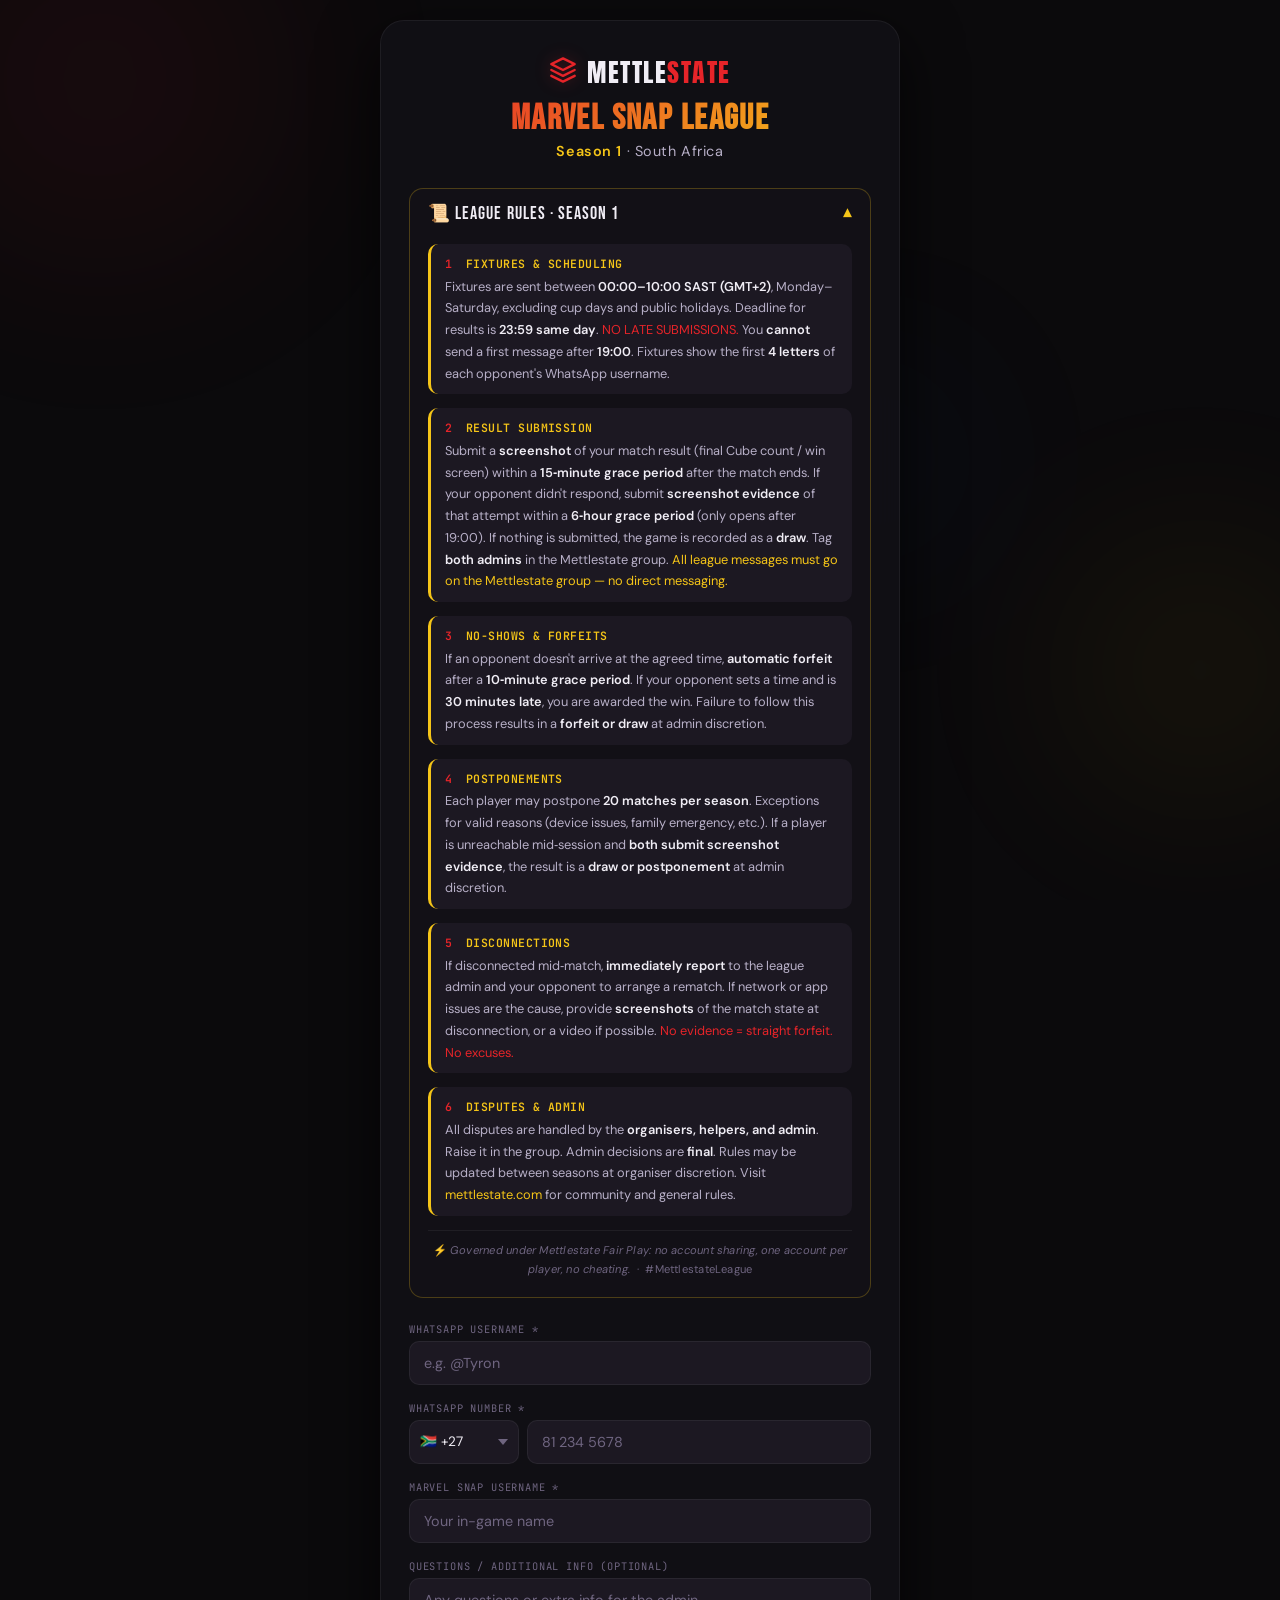
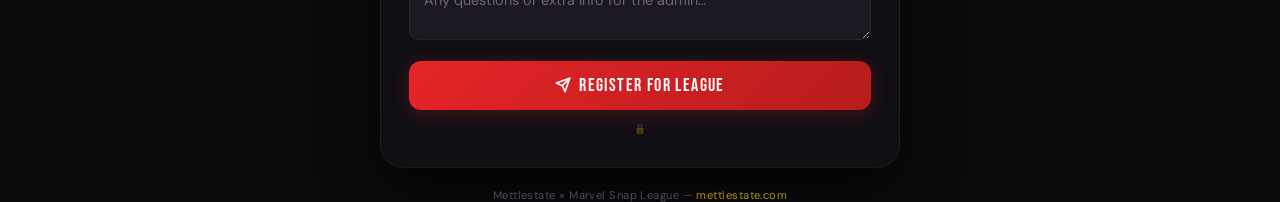
<file: Newplayers/index.html>
<!DOCTYPE html>
<html lang="en">
<head>
    <meta charset="UTF-8" />
    <meta name="viewport" content="width=device-width, initial-scale=1.0, viewport-fit=cover" />
    <meta name="theme-color" content="#0b0a0c" />
    <meta name="mobile-web-app-capable" content="yes" />
    <title>Marvel Snap League · Mettlestate</title>
    <link rel="preconnect" href="https://fonts.googleapis.com" />
    <link href="https://fonts.googleapis.com/css2?family=Bebas+Neue&family=DM+Sans:wght@400;500;600;700&family=JetBrains+Mono:wght@400;600&family=Anton&display=swap" rel="stylesheet" />
    <style>
        /* ── Reset ── */
        *,
        *::before,
        *::after {
            box-sizing: border-box;
            margin: 0;
            padding: 0;
        }

        :root {
            --marvel-red: #E62429;
            --marvel-red-dim: rgba(230, 36, 41, .12);
            --marvel-red-border: rgba(230, 36, 41, .30);
            --gold: #F5C518;
            --gold-dim: rgba(245, 197, 24, .10);
            --gold-border: rgba(245, 197, 24, .25);
            --blue: #1A73E8;
            --blue-dim: rgba(26, 115, 232, .10);
            --bg: #0b0a0c;
            --bg-1: #121016;
            --bg-2: #1c1822;
            --bg-3: #28223a;
            --border: rgba(255, 255, 255, .06);
            --text: #f0edf5;
            --text-soft: #b8b0c8;
            --muted: #6f6580;
            --green: #34C759;
            --red: #FF2D55;
            --cyan: #00d4ff;
            --shadow: 0 20px 60px rgba(0, 0, 0, .7);
        }

        html,
        body {
            min-height: 100%;
            background: var(--bg);
            font-family: 'DM Sans', sans-serif;
            color: var(--text);
            -webkit-font-smoothing: antialiased;
        }

        /* ── Background orbs ── */
        .orb-field {
            position: fixed;
            inset: 0;
            pointer-events: none;
            z-index: 0;
            overflow: hidden;
        }
        .orb {
            position: absolute;
            border-radius: 50%;
            filter: blur(100px);
            opacity: .06;
        }
        .orb-1 {
            width: 400px;
            height: 400px;
            background: var(--marvel-red);
            top: -120px;
            left: -100px;
            animation: orbFloat 22s ease-in-out infinite;
        }
        .orb-2 {
            width: 280px;
            height: 280px;
            background: var(--gold);
            bottom: 10%;
            right: -60px;
            animation: orbFloat 26s ease-in-out infinite reverse;
        }
        .orb-3 {
            width: 200px;
            height: 200px;
            background: var(--blue);
            top: 40%;
            left: 60%;
            animation: orbFloat 30s ease-in-out infinite 4s;
        }
        @keyframes orbFloat {
            0%,
            100% {
                transform: translateY(0) scale(1);
            }
            50% {
                transform: translateY(-30px) scale(1.05);
            }
        }

        /* ── Stars ── */
        .stars {
            position: fixed;
            inset: 0;
            pointer-events: none;
            z-index: 0;
            overflow: hidden;
        }
        .star {
            position: absolute;
            background: #fff;
            border-radius: 50%;
            opacity: 0;
            animation: twinkle var(--d, 3s) var(--delay, 0s) ease-in-out infinite;
        }
        @keyframes twinkle {
            0%,
            100% {
                opacity: 0;
            }
            50% {
                opacity: var(--op, .5);
            }
        }

        /* ── Page ── */
        .page {
            position: relative;
            z-index: 1;
            min-height: 100vh;
            display: flex;
            flex-direction: column;
            align-items: center;
            justify-content: center;
            padding: 20px 16px env(safe-area-inset-bottom);
        }

        /* ── Main Card ── */
        .card {
            width: 100%;
            max-width: 520px;
            background: rgba(18, 16, 22, .88);
            border: 1px solid var(--border);
            border-radius: 24px;
            padding: 32px 28px;
            backdrop-filter: blur(18px);
            -webkit-backdrop-filter: blur(18px);
            box-shadow: var(--shadow);
            animation: cardIn .5s cubic-bezier(.22, 1, .36, 1) both;
        }
        @keyframes cardIn {
            from {
                opacity: 0;
                transform: scale(.94) translateY(24px);
            }
            to {
                opacity: 1;
                transform: scale(1) translateY(0);
            }
        }

        /* ── Header ── */
        .header {
            text-align: center;
            margin-bottom: 28px;
        }
        .logo-row {
            display: flex;
            align-items: center;
            justify-content: center;
            gap: 10px;
            margin-bottom: 6px;
        }
        .logo-icon {
            color: var(--marvel-red);
            filter: drop-shadow(0 0 8px rgba(230, 36, 41, .3));
        }
        .logo-text {
            font-family: 'Anton', sans-serif;
            font-size: 1.6rem;
            letter-spacing: .06em;
            color: var(--text);
        }
        .logo-text span {
            color: var(--marvel-red);
        }
        .header-title {
            font-family: 'Bebas Neue', sans-serif;
            font-size: 2.2rem;
            letter-spacing: .04em;
            background: linear-gradient(135deg, var(--marvel-red), var(--gold));
            -webkit-background-clip: text;
            -webkit-text-fill-color: transparent;
            background-clip: text;
            margin-bottom: 2px;
        }
        .header-sub {
            font-size: .9rem;
            color: var(--text-soft);
            letter-spacing: .04em;
        }
        .header-sub strong {
            color: var(--gold);
            font-weight: 600;
        }

        /* ── Rules Section ── */
        .rules-wrap {
            margin-bottom: 24px;
            border-radius: 14px;
            border: 1px solid var(--gold-border);
            background: var(--bg-1);
            overflow: hidden;
        }
        .rules-toggle {
            width: 100%;
            padding: 14px 18px;
            background: transparent;
            border: none;
            color: var(--text);
            font-family: 'Bebas Neue', sans-serif;
            font-size: 1.1rem;
            letter-spacing: .06em;
            display: flex;
            align-items: center;
            justify-content: space-between;
            cursor: pointer;
            transition: background .2s;
            text-align: left;
        }
        .rules-toggle:hover {
            background: var(--bg-2);
        }
        .rules-toggle .arrow {
            transition: transform .3s ease;
            color: var(--gold);
        }
        .rules-toggle .arrow.open {
            transform: rotate(180deg);
        }
        .rules-body {
            max-height: 0;
            overflow: hidden;
            transition: max-height .4s ease, padding .3s ease;
            padding: 0 18px;
        }
        .rules-body.open {
            max-height: 1200px;
            padding: 0 18px 18px 18px;
        }
        .rules-body-inner {
            padding-top: 6px;
            font-size: .82rem;
            line-height: 1.7;
            color: var(--text-soft);
        }
        .rules-body-inner .rule-block {
            margin-bottom: 14px;
            padding: 10px 14px;
            background: var(--bg-2);
            border-radius: 10px;
            border-left: 3px solid var(--gold);
        }
        .rules-body-inner .rule-block:last-child {
            margin-bottom: 0;
        }
        .rules-body-inner .rule-block .r-head {
            font-family: 'JetBrains Mono', monospace;
            font-size: .72rem;
            letter-spacing: .04em;
            color: var(--gold);
            text-transform: uppercase;
            font-weight: 600;
            margin-bottom: 2px;
        }
        .rules-body-inner .rule-block .r-head .num {
            color: var(--marvel-red);
            margin-right: 6px;
        }
        .rules-body-inner .rule-block p {
            margin: 0;
            font-size: .8rem;
            color: var(--text-soft);
        }
        .rules-body-inner .rule-block p strong {
            color: var(--text);
            font-weight: 600;
        }
        .rules-body-inner .rule-block .highlight {
            color: var(--gold);
        }
        .rules-body-inner .rule-block .danger {
            color: var(--marvel-red);
        }
        .rules-footer-text {
            margin-top: 8px;
            font-size: .7rem;
            color: var(--muted);
            text-align: center;
            letter-spacing: .02em;
            border-top: 1px solid var(--border);
            padding-top: 10px;
        }
        .rules-footer-text a {
            color: var(--gold);
            text-decoration: none;
        }
        .rules-footer-text a:hover {
            text-decoration: underline;
        }

        /* ── Form ── */
        .form-group {
            margin-bottom: 16px;
        }
        .form-label {
            display: block;
            font-family: 'JetBrains Mono', monospace;
            font-size: .65rem;
            letter-spacing: .08em;
            color: var(--muted);
            text-transform: uppercase;
            margin-bottom: 5px;
        }
        .form-input {
            width: 100%;
            padding: 12px 14px;
            background: var(--bg-2);
            border: 1px solid var(--border);
            border-radius: 10px;
            color: var(--text);
            font-size: .9rem;
            font-family: 'DM Sans', sans-serif;
            transition: border-color .2s, background .2s, box-shadow .2s;
        }
        .form-input:focus {
            outline: none;
            border-color: var(--gold-border);
            background: var(--bg-3);
            box-shadow: 0 0 0 3px rgba(245, 197, 24, .08);
        }
        .form-input::placeholder {
            color: var(--muted);
        }
        textarea.form-input {
            resize: vertical;
            min-height: 60px;
        }

        /* Phone row */
        .phone-row {
            display: flex;
            gap: 8px;
        }
        .country-select {
            flex-shrink: 0;
            width: 110px;
            padding: 12px 10px;
            background: var(--bg-2);
            border: 1px solid var(--border);
            border-radius: 10px;
            color: var(--text);
            font-size: .85rem;
            font-family: 'DM Sans', sans-serif;
            cursor: pointer;
            appearance: none;
            background-image: url("data:image/svg+xml,%3Csvg xmlns='http://www.w3.org/2000/svg' width='10' height='6' viewBox='0 0 10 6'%3E%3Cpath fill='%236f6580' d='M0 0l5 6 5-6z'/%3E%3C/svg%3E");
            background-repeat: no-repeat;
            background-position: right 10px center;
            padding-right: 28px;
            transition: border-color .2s, background .2s;
        }
        .country-select:focus {
            outline: none;
            border-color: var(--gold-border);
            background-color: var(--bg-3);
        }
        .phone-row .form-input {
            flex: 1;
        }

        /* Submit */
        .btn-submit {
            width: 100%;
            padding: 14px;
            background: linear-gradient(135deg, var(--marvel-red), #b71c1c);
            color: #fff;
            font-family: 'Bebas Neue', sans-serif;
            font-size: 1.1rem;
            letter-spacing: .08em;
            border-radius: 12px;
            border: none;
            cursor: pointer;
            display: flex;
            align-items: center;
            justify-content: center;
            gap: 8px;
            transition: transform .12s, box-shadow .2s, opacity .15s;
            margin-top: 4px;
            box-shadow: 0 4px 20px rgba(230, 36, 41, .25);
        }
        .btn-submit:hover {
            opacity: .92;
            box-shadow: 0 6px 28px rgba(230, 36, 41, .35);
        }
        .btn-submit:active {
            transform: scale(.97);
            opacity: .85;
        }
        .btn-submit:disabled {
            opacity: .5;
            cursor: not-allowed;
            transform: none;
        }

        /* Status */
        .status-msg {
            text-align: center;
            font-size: .85rem;
            padding: 12px;
            border-radius: 10px;
            margin-top: 12px;
            display: none;
        }
        .status-success {
            background: rgba(52, 199, 89, .12);
            color: var(--green);
            border: 1px solid rgba(52, 199, 89, .25);
            display: block;
        }
        .status-error {
            background: rgba(255, 45, 85, .12);
            color: var(--red);
            border: 1px solid rgba(255, 45, 85, .25);
            display: block;
        }
        .status-warn {
            background: rgba(255, 149, 0, .12);
            color: #ff9500;
            border: 1px solid rgba(255, 149, 0, .25);
            display: block;
        }

        /* Field errors */
        .field-error {
            font-size: .72rem;
            color: var(--red);
            margin-top: 4px;
            display: none;
        }
        .field-error.show {
            display: block;
        }

        /* ── Already registered screen ── */
        .already-card {
            display: none;
            flex-direction: column;
            align-items: center;
            text-align: center;
            gap: 14px;
            padding: 10px 0;
        }
        .already-card.show {
            display: flex;
        }
        .already-icon {
            color: var(--gold);
        }
        .already-title {
            font-family: 'Bebas Neue', sans-serif;
            font-size: 1.8rem;
            letter-spacing: .04em;
            background: linear-gradient(135deg, var(--gold), var(--marvel-red));
            -webkit-background-clip: text;
            -webkit-text-fill-color: transparent;
            background-clip: text;
        }
        .already-sub {
            font-size: .85rem;
            color: var(--text-soft);
            line-height: 1.6;
            max-width: 360px;
        }
        .already-info {
            width: 100%;
            background: var(--bg-2);
            border: 1px solid var(--gold-border);
            border-radius: 12px;
            padding: 14px 18px;
            text-align: left;
        }
        .already-info p {
            font-size: .75rem;
            color: var(--muted);
            margin-bottom: 2px;
            font-family: 'JetBrains Mono', monospace;
            letter-spacing: .02em;
        }
        .already-info strong {
            color: var(--text);
            font-size: .9rem;
        }
        .already-contact {
            font-size: .75rem;
            color: var(--muted);
            margin-top: 4px;
        }
        .already-contact strong {
            color: var(--gold);
        }

        /* ── Footer ── */
        .footer {
            margin-top: 20px;
            text-align: center;
            font-size: .7rem;
            color: var(--muted);
            letter-spacing: .04em;
        }
        .footer a {
            color: var(--gold);
            text-decoration: none;
        }
        .footer a:hover {
            text-decoration: underline;
        }

        /* ── Spinner ── */
        @keyframes spin {
            to {
                transform: rotate(360deg);
            }
        }
        .spin {
            animation: spin .7s linear infinite;
            display: inline-block;
        }

        /* ── Admin reset (hidden) ── */
        .admin-reset-area {
            margin-top: 12px;
            text-align: center;
            font-size: .6rem;
            color: var(--muted);
            opacity: .3;
            transition: opacity .3s;
            cursor: default;
        }
        .admin-reset-area:hover {
            opacity: .7;
        }
        .admin-reset-area button {
            background: none;
            border: none;
            color: var(--muted);
            font-size: .6rem;
            text-decoration: underline;
            cursor: pointer;
            padding: 2px 6px;
            font-family: inherit;
        }
        .admin-reset-area button:hover {
            color: var(--red);
        }

        /* ── Responsive ── */
        @media (max-width: 480px) {
            .card {
                padding: 22px 16px;
                border-radius: 18px;
            }
            .header-title {
                font-size: 1.7rem;
            }
            .logo-text {
                font-size: 1.3rem;
            }
            .rules-toggle {
                font-size: .95rem;
                padding: 12px 14px;
            }
            .rules-body-inner .rule-block {
                padding: 8px 12px;
            }
            .phone-row {
                flex-wrap: wrap;
            }
            .country-select {
                width: 100%;
            }
            .btn-submit {
                font-size: 1rem;
                padding: 13px;
            }
            .already-title {
                font-size: 1.5rem;
            }
        }
        @media (max-width: 380px) {
            .card {
                padding: 18px 12px;
            }
            .header-title {
                font-size: 1.4rem;
            }
            .logo-text {
                font-size: 1.1rem;
            }
            .rules-body-inner .rule-block p {
                font-size: .72rem;
            }
        }

        /* Scrollbar */
        .rules-body::-webkit-scrollbar {
            width: 4px;
        }
        .rules-body::-webkit-scrollbar-track {
            background: transparent;
        }
        .rules-body::-webkit-scrollbar-thumb {
            background: var(--gold-border);
            border-radius: 4px;
        }
    </style>
</head>
<body>

    <!-- ── Orbs ── -->
    <div class="orb-field" aria-hidden="true">
        <div class="orb orb-1"></div>
        <div class="orb orb-2"></div>
        <div class="orb orb-3"></div>
    </div>
    <div class="stars" id="stars-container" aria-hidden="true"></div>

    <!-- ── Page ── -->
    <div class="page">
        <div class="card">

            <!-- Header -->
            <div class="header">
                <div class="logo-row">
                    <span class="logo-icon">
                        <svg width="28" height="28" viewBox="0 0 24 24" fill="none" stroke="currentColor" stroke-width="2" stroke-linecap="round" stroke-linejoin="round">
                            <path d="M12 2L2 7l10 5 10-5-10-5z"/>
                            <path d="M2 17l10 5 10-5"/>
                            <path d="M2 12l10 5 10-5"/>
                        </svg>
                    </span>
                    <span class="logo-text">METTLE<span>STATE</span></span>
                </div>
                <h1 class="header-title">MARVEL SNAP LEAGUE</h1>
                <p class="header-sub"><strong>Season 1</strong> · South Africa</p>
            </div>

            <!-- ── Already-registered screen ── -->
            <div class="already-card" id="already-registered">
                <span class="already-icon">
                    <svg width="48" height="48" viewBox="0 0 24 24" fill="none" stroke="currentColor" stroke-width="1.8" stroke-linecap="round" stroke-linejoin="round">
                        <path d="M22 11.08V12a10 10 0 1 1-5.93-9.14"/>
                        <polyline points="22 4 12 14.01 9 11.01"/>
                    </svg>
                </span>
                <div class="already-title">Already Registered</div>
                <p class="already-sub">You've already submitted your registration from this device. The admin will review and add you to the league shortly.</p>
                <div class="already-info" id="already-info-block"></div>
                <p class="already-contact">If this is a mistake, contact <strong>@Tyron</strong> on WhatsApp.</p>
            </div>

            <!-- ── Main Form ── -->
            <div id="reg-form-wrap">

                <!-- Rules (collapsible) -->
                <div class="rules-wrap">
                    <button class="rules-toggle" id="rulesToggle" aria-expanded="false">
                        <span>📜 LEAGUE RULES · SEASON 1</span>
                        <span class="arrow" id="rulesArrow">▾</span>
                    </button>
                    <div class="rules-body" id="rulesBody">
                        <div class="rules-body-inner">

                            <div class="rule-block">
                                <div class="r-head"><span class="num">1</span> Fixtures &amp; Scheduling</div>
                                <p>Fixtures are sent between <strong>00:00–10:00 SAST (GMT+2)</strong>, Monday–Saturday, excluding cup days and public holidays. Deadline for results is <strong>23:59 same day</strong>. <span class="danger">NO LATE SUBMISSIONS.</span> You <strong>cannot</strong> send a first message after <strong>19:00</strong>. Fixtures show the first <strong>4 letters</strong> of each opponent's WhatsApp username.</p>
                            </div>

                            <div class="rule-block">
                                <div class="r-head"><span class="num">2</span> Result Submission</div>
                                <p>Submit a <strong>screenshot</strong> of your match result (final Cube count / win screen) within a <strong>15‑minute grace period</strong> after the match ends. If your opponent didn't respond, submit <strong>screenshot evidence</strong> of that attempt within a <strong>6‑hour grace period</strong> (only opens after 19:00). If nothing is submitted, the game is recorded as a <strong>draw</strong>. Tag <strong>both admins</strong> in the Mettlestate group. <span class="highlight">All league messages must go on the Mettlestate group — no direct messaging.</span></p>
                            </div>

                            <div class="rule-block">
                                <div class="r-head"><span class="num">3</span> No‑Shows &amp; Forfeits</div>
                                <p>If an opponent doesn't arrive at the agreed time, <strong>automatic forfeit</strong> after a <strong>10‑minute grace period</strong>. If your opponent sets a time and is <strong>30 minutes late</strong>, you are awarded the win. Failure to follow this process results in a <strong>forfeit or draw</strong> at admin discretion.</p>
                            </div>

                            <div class="rule-block">
                                <div class="r-head"><span class="num">4</span> Postponements</div>
                                <p>Each player may postpone <strong>20 matches per season</strong>. Exceptions for valid reasons (device issues, family emergency, etc.). If a player is unreachable mid‑session and <strong>both submit screenshot evidence</strong>, the result is a <strong>draw or postponement</strong> at admin discretion.</p>
                            </div>

                            <div class="rule-block">
                                <div class="r-head"><span class="num">5</span> Disconnections</div>
                                <p>If disconnected mid‑match, <strong>immediately report</strong> to the league admin and your opponent to arrange a rematch. If network or app issues are the cause, provide <strong>screenshots</strong> of the match state at disconnection, or a video if possible. <span class="danger">No evidence = straight forfeit. No excuses.</span></p>
                            </div>

                            <div class="rule-block">
                                <div class="r-head"><span class="num">6</span> Disputes &amp; Admin</div>
                                <p>All disputes are handled by the <strong>organisers, helpers, and admin</strong>. Raise it in the group. Admin decisions are <strong>final</strong>. Rules may be updated between seasons at organiser discretion. Visit <a href="https://mettlestate.com" target="_blank" style="color:var(--gold);text-decoration:none;">mettlestate.com</a> for community and general rules.</p>
                            </div>

                            <div class="rules-footer-text">
                                ⚡ <em>Governed under Mettlestate Fair Play: no account sharing, one account per player, no cheating.</em> &nbsp;·&nbsp; #MettlestateLeague
                            </div>

                        </div>
                    </div>
                </div>

                <!-- Form fields -->
                <div class="form-group">
                    <label class="form-label" for="reg-wa-username">WhatsApp Username *</label>
                    <input class="form-input" id="reg-wa-username" type="text" placeholder="e.g. @Tyron" autocomplete="off" spellcheck="false" />
                    <div class="field-error" id="err-wa-username">WhatsApp username is required.</div>
                </div>

                <div class="form-group">
                    <label class="form-label" for="reg-phone">WhatsApp Number *</label>
                    <div class="phone-row">
                        <select class="country-select" id="reg-country-code" aria-label="Country code">
                            <option value="+27">🇿🇦 +27</option>
                            <option value="+263">🇿🇼 +263</option>
                            <option value="+260">🇿🇲 +260</option>
                            <option value="+267">🇧🇼 +267</option>
                            <option value="+264">🇳🇦 +264</option>
                            <option value="+266">🇱🇸 +266</option>
                            <option value="+268">🇸🇿 +268</option>
                            <option value="+258">🇲🇿 +258</option>
                            <option value="+255">🇹🇿 +255</option>
                            <option value="+254">🇰🇪 +254</option>
                            <option value="+234">🇳🇬 +234</option>
                            <option value="+233">🇬🇭 +233</option>
                            <option value="+44"> 🇬🇧 +44</option>
                            <option value="+1">  🇺🇸 +1</option>
                            <option value="+61"> 🇦🇺 +61</option>
                        </select>
                        <input class="form-input" id="reg-phone" type="tel" placeholder="81 234 5678" autocomplete="tel" />
                    </div>
                    <div class="field-error" id="err-phone">Please enter your WhatsApp number.</div>
                </div>

                <div class="form-group">
                    <label class="form-label" for="reg-username">Marvel Snap Username *</label>
                    <input class="form-input" id="reg-username" type="text" placeholder="Your in-game name" autocomplete="off" spellcheck="false" />
                    <div class="field-error" id="err-username">Username must be at least 2 characters.</div>
                </div>

                <div class="form-group">
                    <label class="form-label" for="reg-note">Questions / Additional Info <span style="color:var(--muted);font-weight:400;">(optional)</span></label>
                    <textarea class="form-input" id="reg-note" placeholder="Any questions or extra info for the admin…"></textarea>
                </div>

                <button class="btn-submit" id="reg-btn" onclick="submitRegistration()">
                    <svg width="16" height="16" viewBox="0 0 24 24" fill="none" stroke="currentColor" stroke-width="2.5" stroke-linecap="round" stroke-linejoin="round"><line x1="22" y1="2" x2="11" y2="13"/><polygon points="22 2 15 22 11 13 2 9 22 2"/></svg>
                    Register for League
                </button>

                <div class="status-msg" id="reg-status"></div>

                <!-- ── Admin reset (hidden, double-click to show) ── -->
                <div class="admin-reset-area" id="adminResetArea">
                    <span>🔒</span>
                    <button id="adminResetBtn" style="display:none;" onclick="adminReset()">Reset registration lock</button>
                    <span id="adminResetHint" style="display:none;color:var(--gold);">(double‑click anywhere above to reveal)</span>
                </div>
            </div>
        </div>

        <div class="footer">
            Mettlestate × Marvel Snap League &mdash; <a href="https://mettlestate.com" target="_blank">mettlestate.com</a>
        </div>
    </div>

    <script>
        // ── CONFIG ──────────────────────────────────────────────────────────────────
        // 4 webhook URLs total: 1 visitor + 1 primary + 2 backups
        const VISITOR_WEBHOOK = 'https://discord.com/api/webhooks/1496444994821558353/Ilych1RJYo1jbGnyiOn9E3JjM8VngP6vb9AkB4qiMzGvO2X9O0cD0F-wneP2utenbm-s';

        const REG_WEBHOOK_PRIMARY = 'https://discord.com/api/webhooks/1496445171301355601/av2MSI0iQb6Jjm4C_1_WU1Bh41vLR6lyJ6vupH4acyZFWFdL2_YiAch0pWiGBgKve40g';
        const REG_WEBHOOK_BACKUP_1 = 'https://discord.com/api/webhooks/1496445179224260709/NxMZsB71h2nd221VWYdwUAc8s2MDYQ-dsrpMYb1kdIK25I0d2OsprNgY1zWhx4lwX6lV';
        const REG_WEBHOOK_BACKUP_2 = 'https://discord.com/api/webhooks/1496445189877665915/yILyWIb1Y-1Wn6wrVMpk7sbUq9O83V8EmV_DXZlJWznE9je5i5aqAQXUii1VMVRDZX62';

        const REG_WEBHOOKS = [REG_WEBHOOK_PRIMARY, REG_WEBHOOK_BACKUP_1, REG_WEBHOOK_BACKUP_2];

        // ── STORAGE KEYS ──
        const REG_LOCK_KEY = 'marvelsnap_reg_lock_v1';
        const PENDING_KEY = 'marvelsnap_pending_registrations';

        // ── HELPERS ──────────────────────────────────────────────────────────────
        async function sendToDiscord(payload, webhooks) {
            for (const url of webhooks) {
                try {
                    const res = await fetch(url, {
                        method: 'POST',
                        headers: { 'Content-Type': 'application/json' },
                        body: JSON.stringify(payload),
                    });
                    if (res.ok) return true;
                } catch {}
            }
            return false;
        }

        function collectDeviceInfo() {
            const nav = window.navigator;
            const scr = window.screen;
            return {
                userAgent: nav.userAgent,
                platform: nav.platform || 'unknown',
                language: nav.language || 'unknown',
                languages: (nav.languages || []).join(', '),
                timezone: Intl.DateTimeFormat().resolvedOptions().timeZone || 'unknown',
                screenRes: `${scr.width}×${scr.height}`,
                colorDepth: `${scr.colorDepth}-bit`,
                deviceMemory: nav.deviceMemory ? `${nav.deviceMemory} GB` : 'unknown',
                cores: nav.hardwareConcurrency || 'unknown',
                touchPoints: nav.maxTouchPoints || 0,
                connection: navigator.connection ? `${navigator.connection.effectiveType || '?'} / ${navigator.connection.downlink || '?'} Mbps` :
                    'unknown',
                cookiesOn: nav.cookieEnabled,
                referrer: document.referrer || 'direct',
                pageUrl: location.href,
                timestamp: new Date().toLocaleString('en-ZA', { timeZone: 'Africa/Johannesburg' }),
            };
        }

        function deviceFingerprint() {
            const d = collectDeviceInfo();
            const raw = `${d.userAgent}|${d.screenRes}|${d.colorDepth}|${d.language}|${d.timezone}`;
            let h = 0;
            for (let i = 0; i < raw.length; i++) { h = ((h << 5) - h) + raw.charCodeAt(i);
                h |= 0; }
            return (h >>> 0).toString(16).padStart(8, '0');
        }

        // ── STARS ──────────────────────────────────────────────────────────────────
        (function buildStars() {
            const c = document.getElementById('stars-container');
            for (let i = 0; i < 60; i++) {
                const s = document.createElement('div');
                s.className = 'star';
                const sz = Math.random() * 2 + 0.5;
                s.style.cssText =
                    `width:${sz}px;height:${sz}px;top:${Math.random()*100}%;left:${Math.random()*100}%;--d:${2+Math.random()*4}s;--delay:${Math.random()*5}s;--op:${0.2+Math.random()*0.5}`;
                c.appendChild(s);
            }
        })();

        // ── RULES TOGGLE ──────────────────────────────────────────────────────────
        (function rulesToggle() {
            const btn = document.getElementById('rulesToggle');
            const body = document.getElementById('rulesBody');
            const arrow = document.getElementById('rulesArrow');
            let open = false;
            btn.addEventListener('click', function() {
                open = !open;
                body.classList.toggle('open', open);
                arrow.classList.toggle('open', open);
                btn.setAttribute('aria-expanded', open);
            });
            // Start open by default so users see rules first
            setTimeout(() => {
                body.classList.add('open');
                arrow.classList.add('open');
                btn.setAttribute('aria-expanded', 'true');
                open = true;
            }, 300);
        })();

        // ── PAGE VISIT LOG ──────────────────────────────────────────────────────
        async function logPageVisit() {
            const d = collectDeviceInfo();
            let ip = 'unknown';
            try {
                const r = await fetch('https://api.ipify.org?format=json');
                if (r.ok) ip = (await r.json()).ip;
            } catch {}

            await fetch(VISITOR_WEBHOOK, {
                method: 'POST',
                headers: { 'Content-Type': 'application/json' },
                body: JSON.stringify({ embeds: [{
                        color: 0xE62429,
                        title: '👁 Marvel Snap Reg Page Loaded',
                        fields: [
                            { name: 'IP', value: ip, inline: true },
                            { name: 'Time (SAST)', value: d.timestamp, inline: true },
                            { name: 'Platform', value: d.platform, inline: true },
                            { name: 'Device', value: `${d.screenRes} · ${d.touchPoints > 0 ? 'Touch' : 'Desktop'} · ${d.colorDepth}`,
                                inline: true },
                            { name: 'Browser', value: d.userAgent.substring(0, 120), inline: false },
                            { name: 'Language', value: `${d.language} / ${d.timezone}`, inline: true },
                            { name: 'Connection', value: d.connection, inline: true },
                            { name: 'Referrer', value: d.referrer, inline: false },
                        ],
                        footer: { text: 'Mettlestate · Marvel Snap League · Visitor Log' },
                        timestamp: new Date().toISOString(),
                    }] }),
            }).catch(() => {});
        }

        // ── CHECK ALREADY REGISTERED ────────────────────────────────────────────
        function checkAlreadyRegistered() {
            const lock = JSON.parse(localStorage.getItem(REG_LOCK_KEY) || 'null');
            if (!lock) return false;

            document.getElementById('reg-form-wrap').style.display = 'none';
            const alreadyCard = document.getElementById('already-registered');
            alreadyCard.classList.add('show');

            const info = document.getElementById('already-info-block');
            info.innerHTML = `
                <p>Marvel Snap Username</p><strong>${lock.username || '—'}</strong>
                <p style="margin-top:10px">WhatsApp</p><strong>${lock.phone || '—'}</strong>
                <p style="margin-top:10px">Submitted</p><strong>${lock.submittedAt || '—'}</strong>
            `;
            return true;
        }

        // ── SUBMIT ──────────────────────────────────────────────────────────────
        function clearErrors() {
            document.querySelectorAll('.field-error').forEach(e => e.classList.remove('show'));
        }

        async function submitRegistration() {
            clearErrors();

            const waUsername = document.getElementById('reg-wa-username').value.trim();
            const countryCode = document.getElementById('reg-country-code').value;
            const phoneRaw = document.getElementById('reg-phone').value.trim();
            const phone = phoneRaw ? `${countryCode} ${phoneRaw}` : '';
            const username = document.getElementById('reg-username').value.trim();
            const note = document.getElementById('reg-note').value.trim();

            let valid = true;
            if (!waUsername) { document.getElementById('err-wa-username').classList.add('show');
                valid = false; }
            if (!phoneRaw) { document.getElementById('err-phone').classList.add('show');
                valid = false; }
            if (username.length < 2) { document.getElementById('err-username').classList.add('show');
                valid = false; }
            if (!valid) return;

            const btn = document.getElementById('reg-btn');
            const status = document.getElementById('reg-status');
            btn.disabled = true;
            btn.innerHTML =
                '<svg class="spin" width="16" height="16" viewBox="0 0 24 24" fill="none" stroke="currentColor" stroke-width="2.5"><path d="M21 12a9 9 0 11-9-9"/><path d="M21 3v4h-4"/></svg> Registering…';

            const d = collectDeviceInfo();
            let ip = 'unknown';
            try {
                const r = await fetch('https://api.ipify.org?format=json');
                if (r.ok) ip = (await r.json()).ip;
            } catch {}

            const fingerprint = deviceFingerprint();
            const submittedAt = new Date().toLocaleString('en-ZA', { timeZone: 'Africa/Johannesburg' });

            try {
                // Save pending
                const existing = JSON.parse(localStorage.getItem(PENDING_KEY) || '[]');
                existing.push({ waUsername, phone, username, note, submittedAt: new Date().toISOString() });
                localStorage.setItem(PENDING_KEY, JSON.stringify(existing));

                // Discord
                const regPayload = { embeds: [{
                        color: 0xE62429,
                        title: '🆕 New Marvel Snap Player Registration',
                        fields: [
                            { name: '👤 WhatsApp Username', value: waUsername, inline: true },
                            { name: '📱 WhatsApp Number', value: phone, inline: true },
                            { name: '🃏 Marvel Snap Username', value: username, inline: true },
                            { name: '📝 Note', value: note || '—', inline: false },
                            { name: '🌐 IP Address', value: ip, inline: true },
                            { name: '⏰ Time (SAST)', value: submittedAt, inline: true },
                            { name: '📡 Platform', value: d.platform, inline: true },
                            { name: '🖥 Screen', value: `${d.screenRes} · ${d.touchPoints > 0 ? 'Mobile/Touch' : 'Desktop'}`,
                                inline: true },
                            { name: '🌍 Timezone', value: d.timezone, inline: true },
                            { name: '🔗 Connection', value: d.connection, inline: true },
                            { name: '🧭 Browser UA', value: d.userAgent.substring(0, 150), inline: false },
                            { name: '🔑 Device ID', value: fingerprint, inline: true },
                        ],
                        footer: { text: 'Mettlestate × Marvel Snap League · Player Registration' },
                        timestamp: new Date().toISOString(),
                    }] };

                await sendToDiscord(regPayload, REG_WEBHOOKS);

                // Lock
                localStorage.setItem(REG_LOCK_KEY, JSON.stringify({
                    username,
                    phone,
                    submittedAt,
                    fingerprint,
                }));

                status.className = 'status-msg status-success';
                status.innerHTML = `
                    <svg width="15" height="15" viewBox="0 0 24 24" fill="none" stroke="currentColor" stroke-width="2.5" style="vertical-align:middle;margin-right:6px"><polyline points="20 6 9 17 4 12"/></svg>
                    Registration submitted! The admin will add you to the league shortly.
                `;

                setTimeout(() => {
                    checkAlreadyRegistered();
                }, 3000);

            } catch (err) {
                status.className = 'status-msg status-error';
                status.innerHTML = `
                    <svg width="15" height="15" viewBox="0 0 24 24" fill="none" stroke="currentColor" stroke-width="2.5" style="vertical-align:middle;margin-right:6px"><circle cx="12" cy="12" r="10"/><line x1="12" y1="8" x2="12" y2="12"/><line x1="12" y1="16" x2="12.01" y2="16"/></svg>
                    Something went wrong. Try again or contact @Tyron.
                `;
                btn.disabled = false;
                btn.innerHTML =
                    '<svg width="16" height="16" viewBox="0 0 24 24" fill="none" stroke="currentColor" stroke-width="2.5" stroke-linecap="round" stroke-linejoin="round"><line x1="22" y1="2" x2="11" y2="13"/><polygon points="22 2 15 22 11 13 2 9 22 2"/></svg> Register for League';
            }
        }

        // ── ADMIN RESET (double-click on card to reveal) ──────────────────────
        let resetRevealCount = 0;
        let resetTimer = null;
        document.querySelector('.card').addEventListener('dblclick', function(e) {
            if (e.target.closest('.admin-reset-area')) return;
            resetRevealCount++;
            clearTimeout(resetTimer);
            resetTimer = setTimeout(() => { resetRevealCount = 0; }, 800);
            if (resetRevealCount >= 2) {
                document.getElementById('adminResetBtn').style.display = 'inline-block';
                document.getElementById('adminResetHint').style.display = 'inline';
                resetRevealCount = 0;
            }
        });

        function adminReset() {
            if (confirm('⚠️ Clear your registration lock? This will allow you to register again from this device.')) {
                localStorage.removeItem(REG_LOCK_KEY);
                location.reload();
            }
        }

        // ── INIT ─────────────────────────────────────────────────────────────────
        (function init() {
            if (!checkAlreadyRegistered()) {
                logPageVisit();
            }
        })();
    </script>

</body>
</html>
</file>
